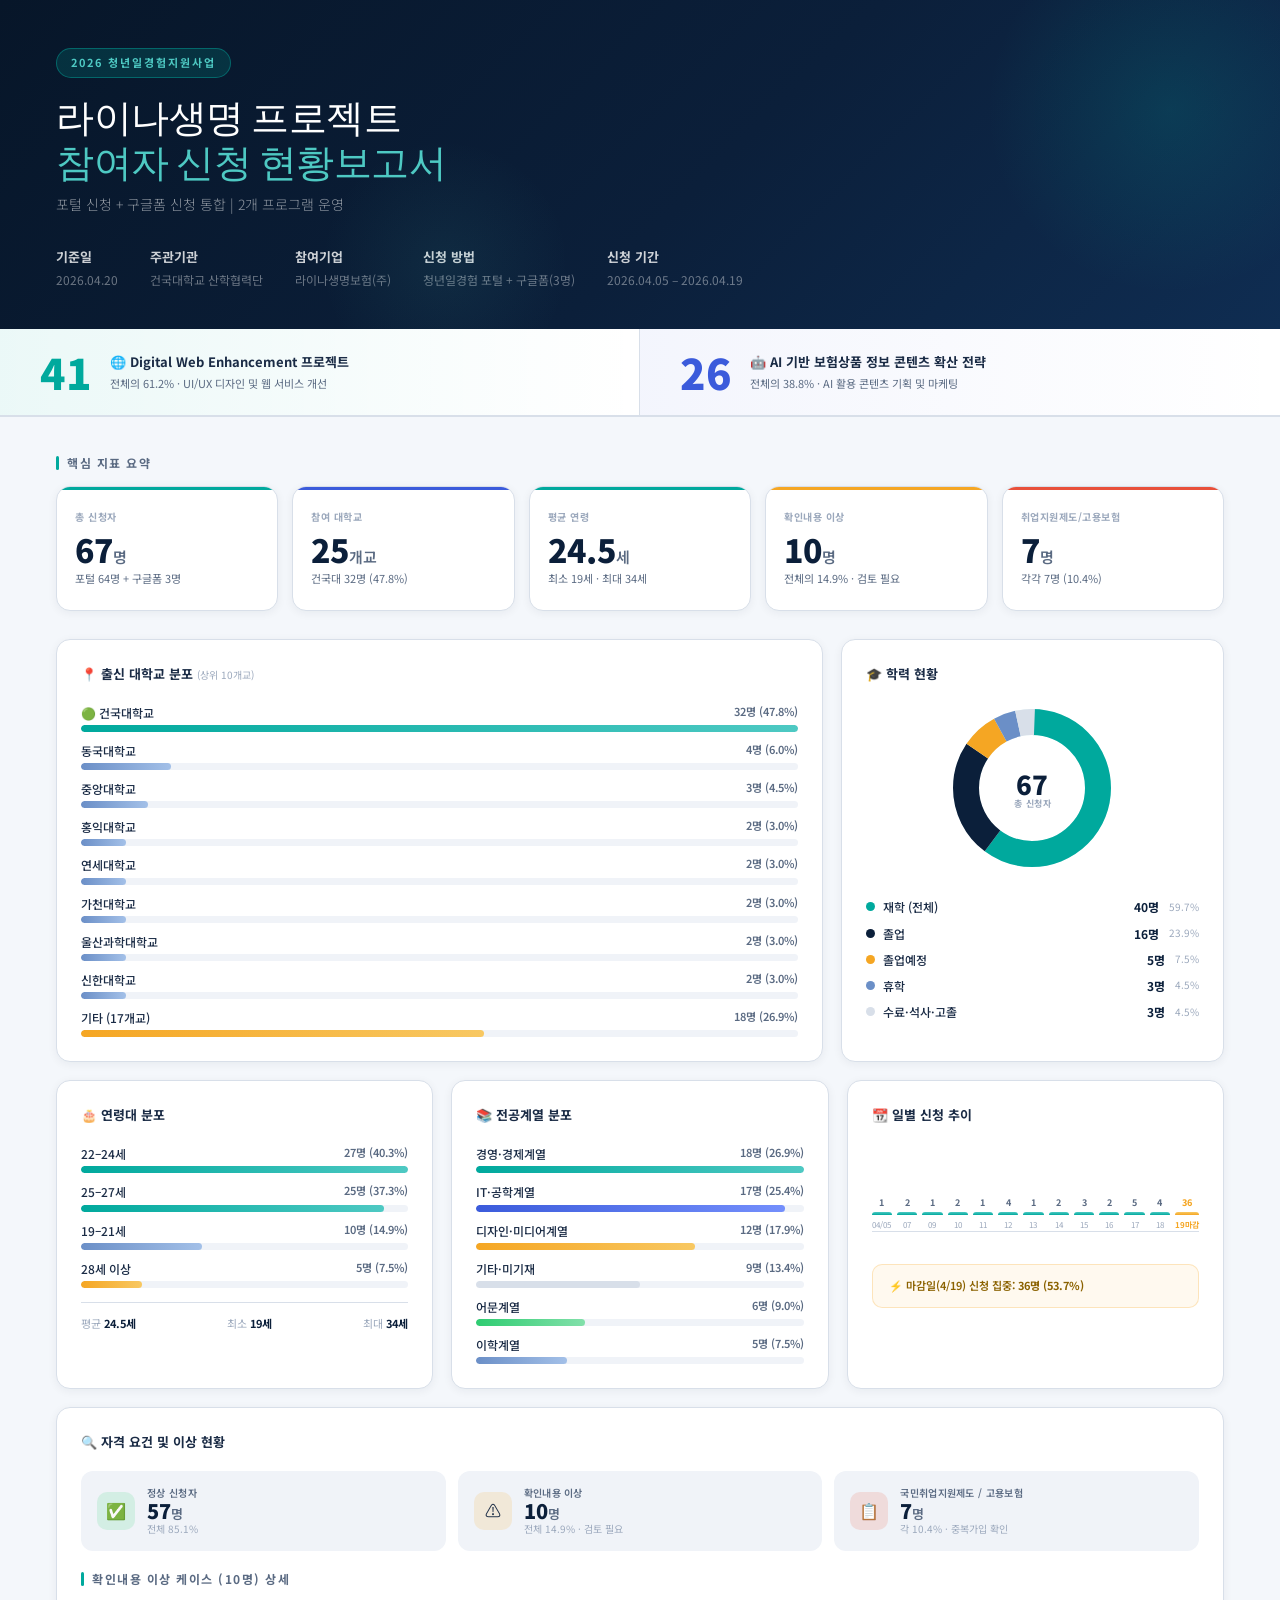
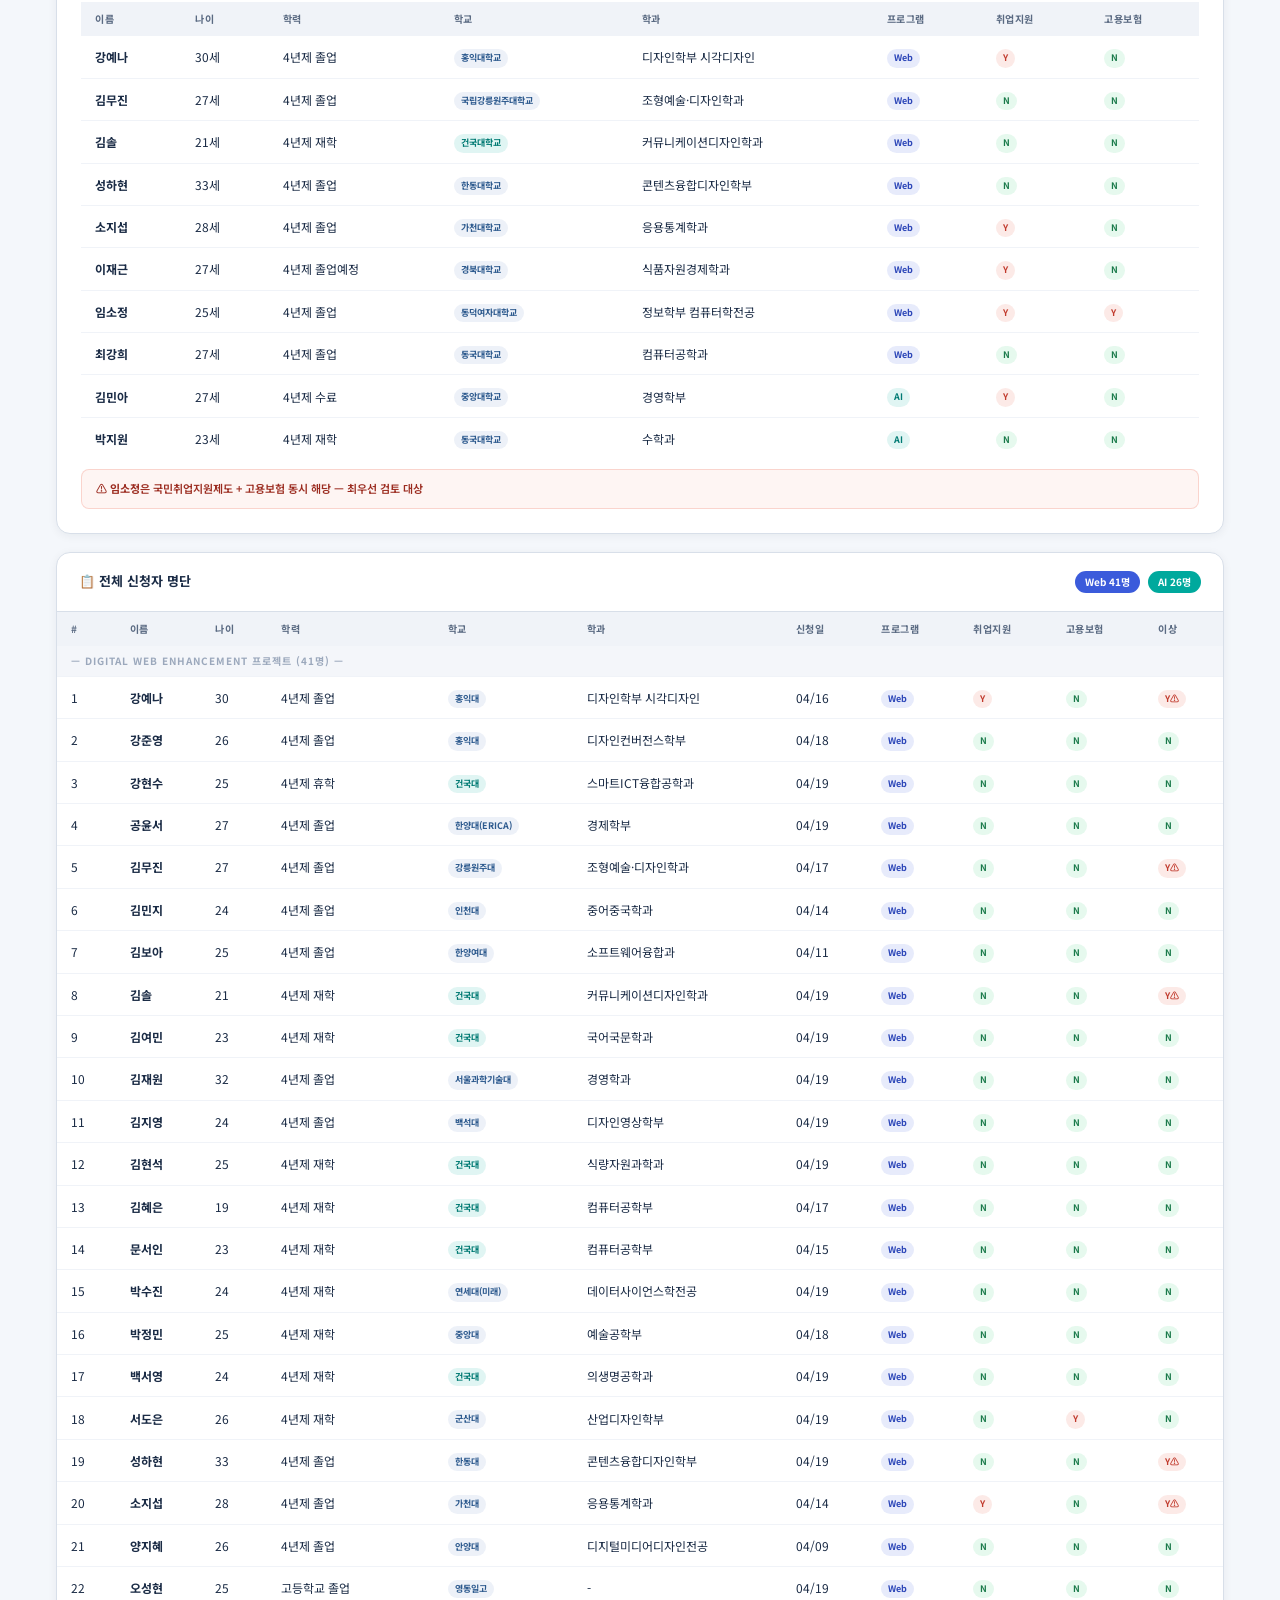
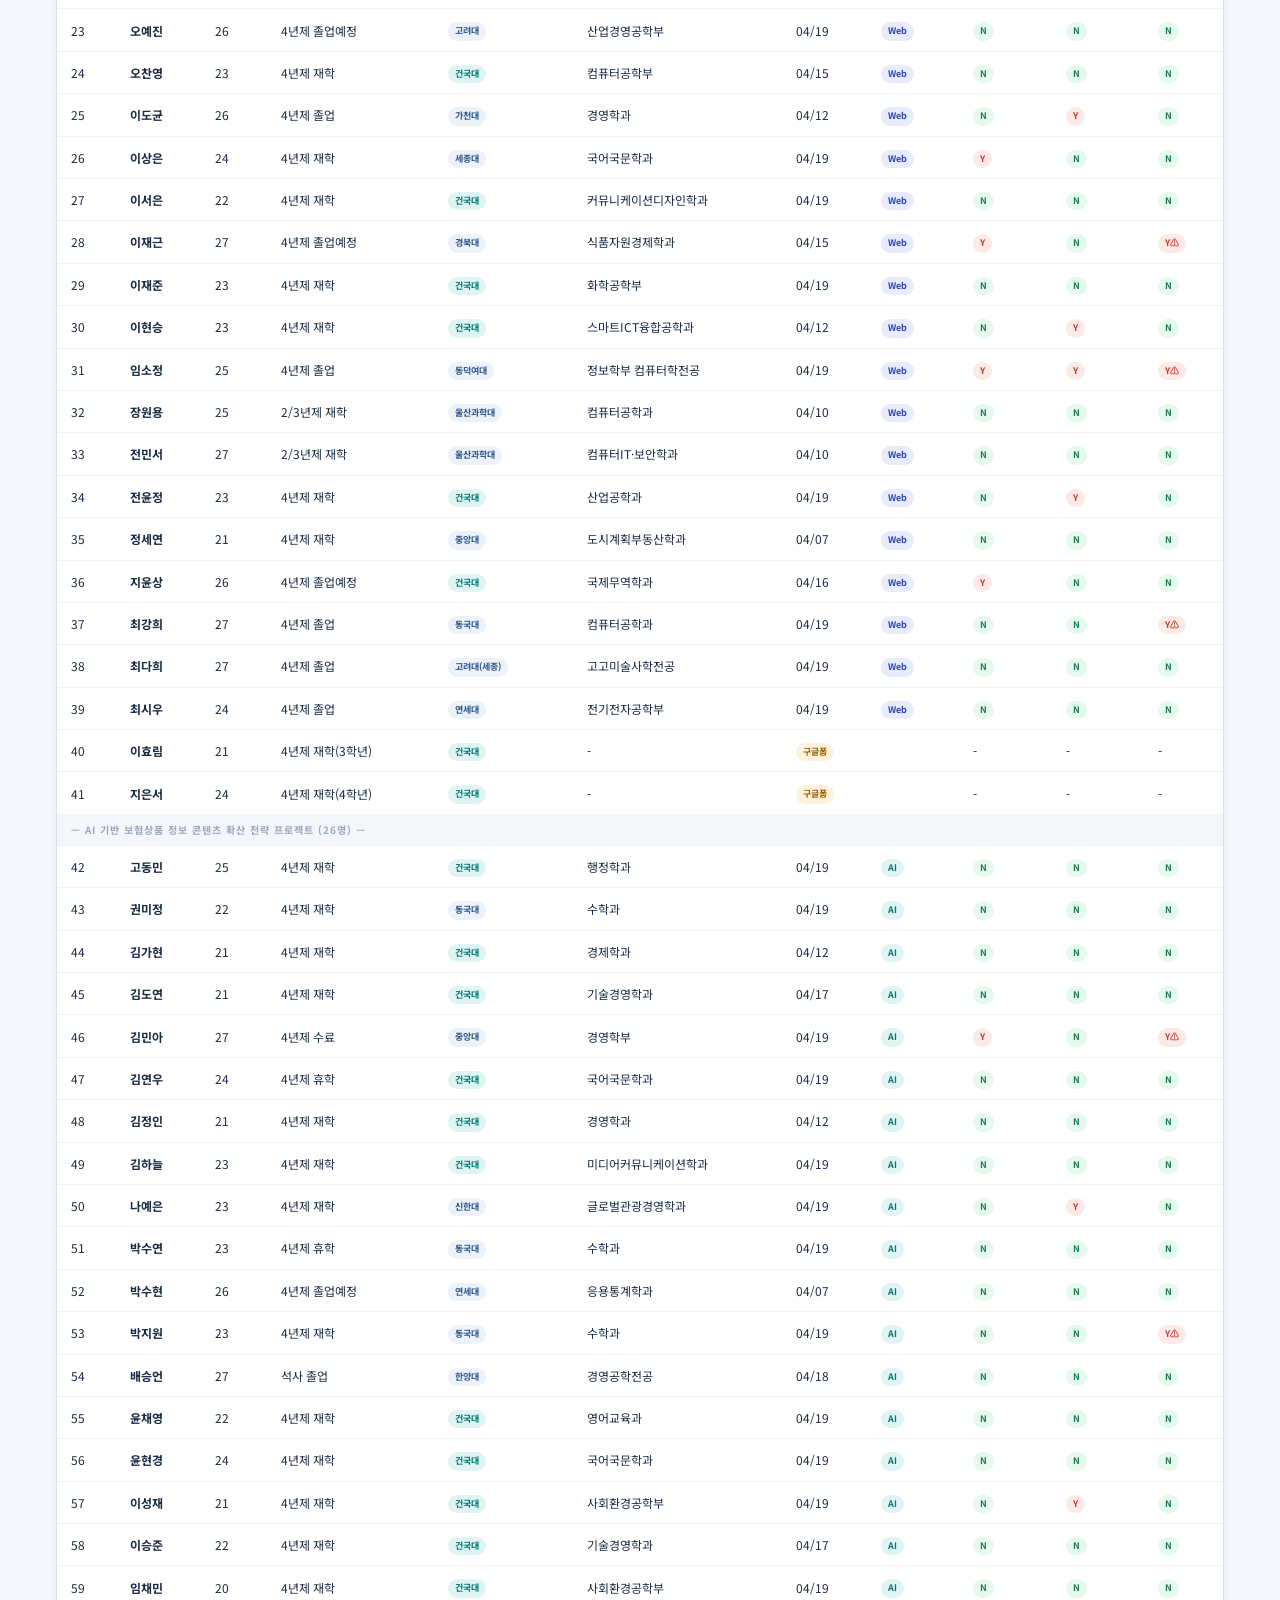
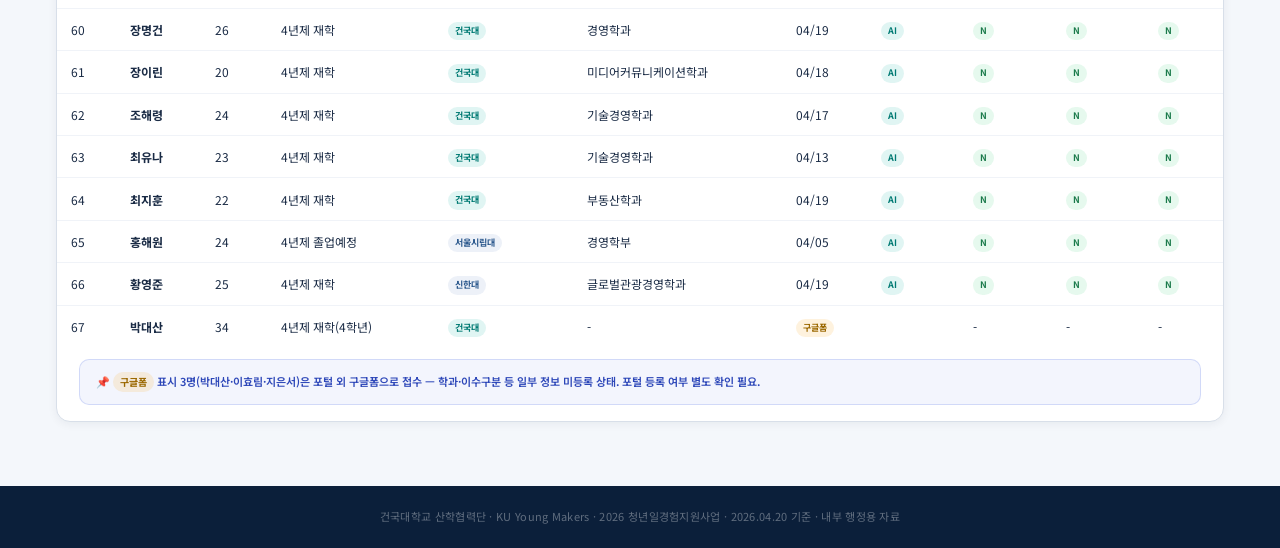
<file: 라이나생명_참여자현황보고서_v2.html>
<!DOCTYPE html>
<html lang="ko">
<head>
<meta charset="UTF-8">
<meta name="viewport" content="width=device-width, initial-scale=1.0">
<title>라이나생명 | 참여자 신청 현황보고서</title>
<link href="https://fonts.googleapis.com/css2?family=Noto+Sans+KR:wght@300;400;500;600;700;800&family=DM+Serif+Display:ital@0;1&display=swap" rel="stylesheet">
<style>
:root {
  --navy: #0B1F3A;
  --teal: #00A99D;
  --teal-light: #4EC9C3;
  --teal-dark: #007A73;
  --indigo: #3B5BDB;
  --amber: #F5A623;
  --red: #E8503A;
  --bg: #F4F7FB;
  --white: #FFFFFF;
  --gray-1: #F0F3F8;
  --gray-2: #D8DFE9;
  --gray-3: #9BA8BC;
  --text-main: #1A2B45;
  --text-sub: #5A6A82;
}
* { margin:0; padding:0; box-sizing:border-box; }
body { font-family:'Noto Sans KR',sans-serif; background:var(--bg); color:var(--text-main); line-height:1.6; }

/* ─── HEADER ─── */
.report-header {
  background: linear-gradient(135deg, #071629 0%, #0B1F3A 55%, #0f2d52 100%);
  color:white; padding:48px 56px 40px; position:relative; overflow:hidden;
}
.report-header::before {
  content:''; position:absolute; top:-80px; right:-80px;
  width:380px; height:380px;
  background:radial-gradient(circle, rgba(0,169,157,0.16) 0%, transparent 68%);
  border-radius:50%;
}
.report-header::after {
  content:''; position:absolute; bottom:-60px; left:25%;
  width:250px; height:250px;
  background:radial-gradient(circle, rgba(78,201,195,0.08) 0%, transparent 70%);
  border-radius:50%;
}
.header-badge {
  display:inline-block;
  background:rgba(0,169,157,0.18); border:1px solid rgba(0,169,157,0.45);
  color:var(--teal-light); font-size:11px; font-weight:700; letter-spacing:2px;
  text-transform:uppercase; padding:5px 14px; border-radius:100px; margin-bottom:18px;
}
.report-title {
  font-family:'DM Serif Display',serif; font-size:38px; font-weight:400;
  line-height:1.2; margin-bottom:6px; letter-spacing:-0.5px;
}
.report-title span { color:var(--teal-light); }
.report-subtitle { font-size:14px; color:rgba(255,255,255,0.55); font-weight:300; margin-bottom:32px; }
.header-meta { display:flex; gap:32px; flex-wrap:wrap; }
.meta-item { font-size:12px; color:rgba(255,255,255,0.40); }
.meta-item strong { color:rgba(255,255,255,0.80); font-size:13px; display:block; margin-bottom:2px; }

/* ─── PROG BANNER ─── */
.prog-banner {
  display:grid; grid-template-columns:1fr 1fr; gap:0;
  border-bottom:3px solid var(--gray-2);
}
.prog-card {
  padding:22px 40px; display:flex; align-items:center; gap:18px;
}
.prog-card:first-child {
  background:linear-gradient(90deg, rgba(0,169,157,0.08) 0%, transparent 100%);
  border-right:1px solid var(--gray-2);
}
.prog-card:last-child {
  background:linear-gradient(90deg, rgba(59,91,219,0.06) 0%, transparent 100%);
}
.prog-num {
  font-size:42px; font-weight:900; line-height:1;
}
.prog-num.teal { color:var(--teal); }
.prog-num.indigo { color:var(--indigo); }
.prog-info h4 { font-size:13px; font-weight:700; color:var(--text-main); }
.prog-info p { font-size:11px; color:var(--text-sub); margin-top:2px; }
.prog-bar-wrap { flex:1; }
.prog-bar-track { background:var(--gray-2); border-radius:100px; height:6px; overflow:hidden; }
.prog-bar-fill-teal { height:100%; border-radius:100px; background:var(--teal); }
.prog-bar-fill-indigo { height:100%; border-radius:100px; background:var(--indigo); }

/* ─── MAIN ─── */
.main-container { padding:36px 56px 64px; max-width:1300px; }

/* ─── KPI ─── */
.kpi-grid { display:grid; grid-template-columns:repeat(5,1fr); gap:14px; margin-bottom:28px; }
.kpi-card {
  background:white; border-radius:14px; padding:22px 18px;
  box-shadow:0 2px 10px rgba(11,31,58,0.06); border:1px solid var(--gray-2);
  position:relative; overflow:hidden;
  transition:transform 0.2s, box-shadow 0.2s;
}
.kpi-card:hover { transform:translateY(-2px); box-shadow:0 6px 20px rgba(11,31,58,0.10); }
.kpi-card::before { content:''; position:absolute; top:0; left:0; right:0; height:3px; background:var(--teal); }
.kpi-card.warn::before { background:var(--amber); }
.kpi-card.alert::before { background:var(--red); }
.kpi-card.indigo::before { background:var(--indigo); }
.kpi-label { font-size:10px; font-weight:700; letter-spacing:0.5px; color:var(--gray-3); text-transform:uppercase; margin-bottom:8px; }
.kpi-value { font-size:32px; font-weight:900; color:var(--navy); line-height:1; }
.kpi-value .unit { font-size:15px; font-weight:600; color:var(--text-sub); }
.kpi-sub { font-size:11px; color:var(--text-sub); margin-top:5px; }

/* ─── SECTION ─── */
.section-title {
  font-size:12px; font-weight:700; color:var(--text-sub); text-transform:uppercase;
  letter-spacing:1.5px; margin-bottom:14px;
  display:flex; align-items:center; gap:8px;
}
.section-title::before { content:''; width:3px; height:14px; background:var(--teal); border-radius:2px; }

/* ─── CHARTS ─── */
.charts-row { display:grid; grid-template-columns:2fr 1fr; gap:18px; margin-bottom:18px; }
.charts-row-3 { display:grid; grid-template-columns:1fr 1fr 1fr; gap:18px; margin-bottom:18px; }
.charts-row-2 { display:grid; grid-template-columns:1fr 1fr; gap:18px; margin-bottom:18px; }
.chart-card {
  background:white; border-radius:14px; padding:24px;
  box-shadow:0 2px 10px rgba(11,31,58,0.06); border:1px solid var(--gray-2);
}
.chart-card h3 { font-size:13px; font-weight:700; color:var(--text-main); margin-bottom:18px; }

/* ─── BARS ─── */
.bar-list { display:flex; flex-direction:column; gap:9px; }
.bar-label-row { display:flex; justify-content:space-between; margin-bottom:3px; }
.bar-label { font-size:12px; color:var(--text-main); font-weight:500; }
.bar-count { font-size:11px; color:var(--text-sub); font-weight:600; }
.bar-track { background:var(--gray-1); border-radius:100px; height:7px; overflow:hidden; }
.bar-fill { height:100%; border-radius:100px; background:linear-gradient(90deg,var(--teal),var(--teal-light)); }
.bar-fill.b-indigo { background:linear-gradient(90deg,#3B5BDB,#748FFC); }
.bar-fill.b-navy { background:linear-gradient(90deg,var(--navy),#2D5A8E); }
.bar-fill.b-amber { background:linear-gradient(90deg,#F5A623,#F8C862); }
.bar-fill.b-soft { background:linear-gradient(90deg,#6B8FC7,#A3C0E8); }
.bar-fill.b-green { background:linear-gradient(90deg,#2ECC71,#82E0AA); }
.bar-fill.b-gray { background:var(--gray-2); }

/* ─── DONUT ─── */
.donut-container { display:flex; flex-direction:column; align-items:center; gap:18px; }
.donut-svg-wrap { position:relative; }
.donut-label-center {
  position:absolute; top:50%; left:50%; transform:translate(-50%,-50%); text-align:center;
}
.donut-center-num { font-size:26px; font-weight:900; color:var(--navy); line-height:1; }
.donut-center-text { font-size:9px; color:var(--gray-3); font-weight:700; letter-spacing:0.5px; }
.legend-list { display:flex; flex-direction:column; gap:7px; width:100%; }
.legend-item { display:flex; align-items:center; gap:8px; font-size:12px; }
.legend-dot { width:9px; height:9px; border-radius:50%; flex-shrink:0; }
.legend-text { flex:1; color:var(--text-main); font-weight:500; }
.legend-val { font-weight:700; color:var(--navy); }
.legend-pct { color:var(--gray-3); font-size:10px; margin-left:2px; }

/* ─── TIMELINE ─── */
.timeline-bar-wrap {
  display:flex; align-items:flex-end; gap:5px;
  height:110px; padding-bottom:22px; position:relative;
}
.timeline-bar-wrap::after {
  content:''; position:absolute; bottom:22px; left:0; right:0;
  height:1px; background:var(--gray-2);
}
.t-bar-col { display:flex; flex-direction:column; align-items:center; flex:1; }
.t-bar { width:100%; border-radius:3px 3px 0 0; min-height:3px; }
.t-bar.c-teal { background:linear-gradient(180deg,var(--teal-light),var(--teal)); }
.t-bar.c-amber { background:linear-gradient(180deg,#F8C862,var(--amber)); }
.t-bar-label { font-size:8px; color:var(--gray-3); margin-top:4px; white-space:nowrap; }
.t-bar-num { font-size:9px; font-weight:700; color:var(--text-sub); margin-bottom:2px; }

/* ─── STATUS ─── */
.status-grid { display:grid; grid-template-columns:repeat(3,1fr); gap:12px; }
.status-item {
  background:var(--gray-1); border-radius:12px; padding:14px 16px;
  display:flex; align-items:center; gap:12px;
}
.status-icon { width:38px; height:38px; border-radius:10px; display:flex; align-items:center; justify-content:center; font-size:16px; flex-shrink:0; }
.status-icon.green { background:rgba(46,204,113,0.15); }
.status-icon.amber { background:rgba(245,166,35,0.15); }
.status-icon.red { background:rgba(232,80,58,0.15); }
.status-label { font-size:10px; color:var(--text-sub); font-weight:600; text-transform:uppercase; letter-spacing:0.3px; }
.status-val { font-size:20px; font-weight:900; color:var(--navy); line-height:1; }
.status-pct { font-size:10px; color:var(--gray-3); }

/* ─── TABLE ─── */
.table-wrap {
  background:white; border-radius:14px; border:1px solid var(--gray-2);
  overflow:hidden; box-shadow:0 2px 10px rgba(11,31,58,0.06); margin-top:18px;
}
.table-header {
  display:flex; justify-content:space-between; align-items:center;
  padding:18px 22px; border-bottom:1px solid var(--gray-2);
}
.table-header h3 { font-size:13px; font-weight:700; }
.badge-count { background:var(--teal); color:white; font-size:10px; font-weight:700; padding:3px 10px; border-radius:100px; }
.badge-count.indigo { background:var(--indigo); }
table { width:100%; border-collapse:collapse; }
thead tr { background:var(--gray-1); }
th { text-align:left; padding:9px 14px; font-size:10px; font-weight:700; color:var(--text-sub); text-transform:uppercase; letter-spacing:0.5px; }
td { padding:10px 14px; font-size:12px; border-bottom:1px solid var(--gray-1); color:var(--text-main); }
tr:last-child td { border-bottom:none; }
tbody tr:hover { background:var(--gray-1); }

/* ─── TAGS ─── */
.tag { display:inline-block; padding:2px 7px; border-radius:100px; font-size:9px; font-weight:700; }
.tag-y { background:rgba(232,80,58,0.12); color:#C0392B; }
.tag-n { background:rgba(46,204,113,0.12); color:#1A7A4A; }
.tag-ku { background:rgba(0,169,157,0.12); color:var(--teal-dark); }
.tag-other { background:rgba(107,143,199,0.12); color:#2D5A8E; }
.tag-web { background:rgba(59,91,219,0.12); color:#2C46B8; }
.tag-ai { background:rgba(0,169,157,0.12); color:var(--teal-dark); }
.tag-google { background:rgba(245,166,35,0.15); color:#9B6800; }

.divider-row td { background:rgba(240,243,248,0.7); font-size:10px; color:var(--gray-3); font-weight:700; text-transform:uppercase; letter-spacing:1px; padding:7px 14px; }

/* ─── NOTICE ─── */
.notice-box {
  background:rgba(245,166,35,0.07); border:1px solid rgba(245,166,35,0.25);
  border-radius:10px; padding:12px 16px; margin-top:10px;
}
.notice-box p { font-size:11px; color:#8B6200; font-weight:600; }

.info-box {
  background:rgba(59,91,219,0.06); border:1px solid rgba(59,91,219,0.18);
  border-radius:10px; padding:12px 16px; margin-top:8px;
}
.info-box p { font-size:11px; color:#2C46B8; font-weight:600; }

/* ─── FOOTER ─── */
.report-footer {
  background:var(--navy); color:rgba(255,255,255,0.35);
  text-align:center; padding:22px; font-size:11px; letter-spacing:0.3px;
}
</style>
</head>
<body>

<!-- HEADER -->
<div class="report-header">
  <div class="header-badge">2026 청년일경험지원사업</div>
  <h1 class="report-title">라이나생명 프로젝트<br><span>참여자 신청 현황보고서</span></h1>
  <p class="report-subtitle">포털 신청 + 구글폼 신청 통합 | 2개 프로그램 운영</p>
  <div class="header-meta">
    <div class="meta-item"><strong>기준일</strong>2026.04.20</div>
    <div class="meta-item"><strong>주관기관</strong>건국대학교 산학협력단</div>
    <div class="meta-item"><strong>참여기업</strong>라이나생명보험(주)</div>
    <div class="meta-item"><strong>신청 방법</strong>청년일경험 포털 + 구글폼(3명)</div>
    <div class="meta-item"><strong>신청 기간</strong>2026.04.05 – 2026.04.19</div>
  </div>
</div>

<!-- PROGRAM BANNER -->
<div class="prog-banner" style="background:white; border-bottom:2px solid var(--gray-2);">
  <div class="prog-card">
    <div class="prog-num teal">41</div>
    <div class="prog-info">
      <h4>🌐 Digital Web Enhancement 프로젝트</h4>
      <p>전체의 61.2% · UI/UX 디자인 및 웹 서비스 개선</p>
    </div>
  </div>
  <div class="prog-card">
    <div class="prog-num indigo">26</div>
    <div class="prog-info">
      <h4>🤖 AI 기반 보험상품 정보 콘텐츠 확산 전략</h4>
      <p>전체의 38.8% · AI 활용 콘텐츠 기획 및 마케팅</p>
    </div>
  </div>
</div>

<div class="main-container">

  <!-- KPI -->
  <div class="section-title">핵심 지표 요약</div>
  <div class="kpi-grid">
    <div class="kpi-card">
      <div class="kpi-label">총 신청자</div>
      <div class="kpi-value">67<span class="unit">명</span></div>
      <div class="kpi-sub">포털 64명 + 구글폼 3명</div>
    </div>
    <div class="kpi-card indigo">
      <div class="kpi-label">참여 대학교</div>
      <div class="kpi-value">25<span class="unit">개교</span></div>
      <div class="kpi-sub">건국대 32명 (47.8%)</div>
    </div>
    <div class="kpi-card">
      <div class="kpi-label">평균 연령</div>
      <div class="kpi-value">24.5<span class="unit">세</span></div>
      <div class="kpi-sub">최소 19세 · 최대 34세</div>
    </div>
    <div class="kpi-card warn">
      <div class="kpi-label">확인내용 이상</div>
      <div class="kpi-value">10<span class="unit">명</span></div>
      <div class="kpi-sub">전체의 14.9% · 검토 필요</div>
    </div>
    <div class="kpi-card alert">
      <div class="kpi-label">취업지원제도/고용보험</div>
      <div class="kpi-value">7<span class="unit">명</span></div>
      <div class="kpi-sub">각각 7명 (10.4%)</div>
    </div>
  </div>

  <!-- ROW 1: 학교 + 학력 -->
  <div class="charts-row">
    <div class="chart-card">
      <h3>📍 출신 대학교 분포 <span style="font-size:10px;color:var(--gray-3);font-weight:400;">(상위 10개교)</span></h3>
      <div class="bar-list">
        <div class="bar-item">
          <div class="bar-label-row"><span class="bar-label">🟢 건국대학교</span><span class="bar-count">32명 (47.8%)</span></div>
          <div class="bar-track"><div class="bar-fill" style="width:100%"></div></div>
        </div>
        <div class="bar-item">
          <div class="bar-label-row"><span class="bar-label">동국대학교</span><span class="bar-count">4명 (6.0%)</span></div>
          <div class="bar-track"><div class="bar-fill b-soft" style="width:12.5%"></div></div>
        </div>
        <div class="bar-item">
          <div class="bar-label-row"><span class="bar-label">중앙대학교</span><span class="bar-count">3명 (4.5%)</span></div>
          <div class="bar-track"><div class="bar-fill b-soft" style="width:9.4%"></div></div>
        </div>
        <div class="bar-item">
          <div class="bar-label-row"><span class="bar-label">홍익대학교</span><span class="bar-count">2명 (3.0%)</span></div>
          <div class="bar-track"><div class="bar-fill b-soft" style="width:6.3%"></div></div>
        </div>
        <div class="bar-item">
          <div class="bar-label-row"><span class="bar-label">연세대학교</span><span class="bar-count">2명 (3.0%)</span></div>
          <div class="bar-track"><div class="bar-fill b-soft" style="width:6.3%"></div></div>
        </div>
        <div class="bar-item">
          <div class="bar-label-row"><span class="bar-label">가천대학교</span><span class="bar-count">2명 (3.0%)</span></div>
          <div class="bar-track"><div class="bar-fill b-soft" style="width:6.3%"></div></div>
        </div>
        <div class="bar-item">
          <div class="bar-label-row"><span class="bar-label">울산과학대학교</span><span class="bar-count">2명 (3.0%)</span></div>
          <div class="bar-track"><div class="bar-fill b-soft" style="width:6.3%"></div></div>
        </div>
        <div class="bar-item">
          <div class="bar-label-row"><span class="bar-label">신한대학교</span><span class="bar-count">2명 (3.0%)</span></div>
          <div class="bar-track"><div class="bar-fill b-soft" style="width:6.3%"></div></div>
        </div>
        <div class="bar-item">
          <div class="bar-label-row"><span class="bar-label">기타 (17개교)</span><span class="bar-count">18명 (26.9%)</span></div>
          <div class="bar-track"><div class="bar-fill b-amber" style="width:56.3%"></div></div>
        </div>
      </div>
    </div>

    <div class="chart-card">
      <h3>🎓 학력 현황</h3>
      <div class="donut-container">
        <div class="donut-svg-wrap">
          <!-- 재학계(35+2+2+1=40) = 59.7% → 214.9° -->
          <!-- 졸업(16) = 23.9% → 86.0° -->
          <!-- 졸업예정(5) = 7.5% → 26.9° -->
          <!-- 휴학(3) = 4.5% → 16.2° -->
          <!-- 기타(3) = 4.5% -->
          <svg width="170" height="170" viewBox="0 0 170 170">
            <circle cx="85" cy="85" r="66" fill="none" stroke="#E8F8F7" stroke-width="26"/>
            <circle cx="85" cy="85" r="66" fill="none" stroke="#00A99D" stroke-width="26"
              stroke-dasharray="249.3 165.8" stroke-dashoffset="0" stroke-linecap="butt"
              transform="rotate(-90 85 85)"/>
            <circle cx="85" cy="85" r="66" fill="none" stroke="#0B1F3A" stroke-width="26"
              stroke-dasharray="100.3 315.8" stroke-dashoffset="-249.3" stroke-linecap="butt"
              transform="rotate(-90 85 85)"/>
            <circle cx="85" cy="85" r="66" fill="none" stroke="#F5A623" stroke-width="26"
              stroke-dasharray="31.4 384.7" stroke-dashoffset="-349.6" stroke-linecap="butt"
              transform="rotate(-90 85 85)"/>
            <circle cx="85" cy="85" r="66" fill="none" stroke="#6B8FC7" stroke-width="26"
              stroke-dasharray="18.8 397.3" stroke-dashoffset="-381.0" stroke-linecap="butt"
              transform="rotate(-90 85 85)"/>
            <circle cx="85" cy="85" r="66" fill="none" stroke="#D8DFE9" stroke-width="26"
              stroke-dasharray="18.8 397.3" stroke-dashoffset="-399.8" stroke-linecap="butt"
              transform="rotate(-90 85 85)"/>
          </svg>
          <div class="donut-label-center">
            <div class="donut-center-num">67</div>
            <div class="donut-center-text">총 신청자</div>
          </div>
        </div>
        <div class="legend-list">
          <div class="legend-item">
            <div class="legend-dot" style="background:#00A99D"></div>
            <span class="legend-text">재학 (전체)</span>
            <span class="legend-val">40명</span>
            <span class="legend-pct">59.7%</span>
          </div>
          <div class="legend-item">
            <div class="legend-dot" style="background:#0B1F3A"></div>
            <span class="legend-text">졸업</span>
            <span class="legend-val">16명</span>
            <span class="legend-pct">23.9%</span>
          </div>
          <div class="legend-item">
            <div class="legend-dot" style="background:#F5A623"></div>
            <span class="legend-text">졸업예정</span>
            <span class="legend-val">5명</span>
            <span class="legend-pct">7.5%</span>
          </div>
          <div class="legend-item">
            <div class="legend-dot" style="background:#6B8FC7"></div>
            <span class="legend-text">휴학</span>
            <span class="legend-val">3명</span>
            <span class="legend-pct">4.5%</span>
          </div>
          <div class="legend-item">
            <div class="legend-dot" style="background:#D8DFE9"></div>
            <span class="legend-text">수료·석사·고졸</span>
            <span class="legend-val">3명</span>
            <span class="legend-pct">4.5%</span>
          </div>
        </div>
      </div>
    </div>
  </div>

  <!-- ROW 2: 연령 + 전공 + 신청일 -->
  <div class="charts-row-3">
    <div class="chart-card">
      <h3>🎂 연령대 분포</h3>
      <div class="bar-list">
        <div class="bar-item">
          <div class="bar-label-row"><span class="bar-label">22–24세</span><span class="bar-count">27명 (40.3%)</span></div>
          <div class="bar-track"><div class="bar-fill" style="width:100%"></div></div>
        </div>
        <div class="bar-item">
          <div class="bar-label-row"><span class="bar-label">25–27세</span><span class="bar-count">25명 (37.3%)</span></div>
          <div class="bar-track"><div class="bar-fill" style="width:92.6%"></div></div>
        </div>
        <div class="bar-item">
          <div class="bar-label-row"><span class="bar-label">19–21세</span><span class="bar-count">10명 (14.9%)</span></div>
          <div class="bar-track"><div class="bar-fill b-soft" style="width:37.0%"></div></div>
        </div>
        <div class="bar-item">
          <div class="bar-label-row"><span class="bar-label">28세 이상</span><span class="bar-count">5명 (7.5%)</span></div>
          <div class="bar-track"><div class="bar-fill b-amber" style="width:18.5%"></div></div>
        </div>
      </div>
      <div style="margin-top:14px;padding-top:12px;border-top:1px solid var(--gray-2);">
        <div style="display:flex;justify-content:space-between;font-size:11px;">
          <div><span style="color:var(--gray-3)">평균</span> <strong style="color:var(--navy)">24.5세</strong></div>
          <div><span style="color:var(--gray-3)">최소</span> <strong style="color:var(--navy)">19세</strong></div>
          <div><span style="color:var(--gray-3)">최대</span> <strong style="color:var(--navy)">34세</strong></div>
        </div>
      </div>
    </div>

    <div class="chart-card">
      <h3>📚 전공계열 분포</h3>
      <div class="bar-list">
        <div class="bar-item">
          <div class="bar-label-row"><span class="bar-label">경영·경제계열</span><span class="bar-count">18명 (26.9%)</span></div>
          <div class="bar-track"><div class="bar-fill" style="width:100%"></div></div>
        </div>
        <div class="bar-item">
          <div class="bar-label-row"><span class="bar-label">IT·공학계열</span><span class="bar-count">17명 (25.4%)</span></div>
          <div class="bar-track"><div class="bar-fill b-indigo" style="width:94.4%"></div></div>
        </div>
        <div class="bar-item">
          <div class="bar-label-row"><span class="bar-label">디자인·미디어계열</span><span class="bar-count">12명 (17.9%)</span></div>
          <div class="bar-track"><div class="bar-fill b-amber" style="width:66.7%"></div></div>
        </div>
        <div class="bar-item">
          <div class="bar-label-row"><span class="bar-label">기타·미기재</span><span class="bar-count">9명 (13.4%)</span></div>
          <div class="bar-track"><div class="bar-fill b-gray" style="width:50.0%"></div></div>
        </div>
        <div class="bar-item">
          <div class="bar-label-row"><span class="bar-label">어문계열</span><span class="bar-count">6명 (9.0%)</span></div>
          <div class="bar-track"><div class="bar-fill b-green" style="width:33.3%"></div></div>
        </div>
        <div class="bar-item">
          <div class="bar-label-row"><span class="bar-label">이학계열</span><span class="bar-count">5명 (7.5%)</span></div>
          <div class="bar-track"><div class="bar-fill b-soft" style="width:27.8%"></div></div>
        </div>
      </div>
    </div>

    <div class="chart-card">
      <h3>📆 일별 신청 추이</h3>
      <div class="timeline-bar-wrap">
        <!-- max=36 -->
        <div class="t-bar-col"><div class="t-bar-num">1</div><div class="t-bar c-teal" style="height:2.8%"></div><div class="t-bar-label">04/05</div></div>
        <div class="t-bar-col"><div class="t-bar-num">2</div><div class="t-bar c-teal" style="height:5.6%"></div><div class="t-bar-label">07</div></div>
        <div class="t-bar-col"><div class="t-bar-num">1</div><div class="t-bar c-teal" style="height:2.8%"></div><div class="t-bar-label">09</div></div>
        <div class="t-bar-col"><div class="t-bar-num">2</div><div class="t-bar c-teal" style="height:5.6%"></div><div class="t-bar-label">10</div></div>
        <div class="t-bar-col"><div class="t-bar-num">1</div><div class="t-bar c-teal" style="height:2.8%"></div><div class="t-bar-label">11</div></div>
        <div class="t-bar-col"><div class="t-bar-num">4</div><div class="t-bar c-teal" style="height:11.1%"></div><div class="t-bar-label">12</div></div>
        <div class="t-bar-col"><div class="t-bar-num">1</div><div class="t-bar c-teal" style="height:2.8%"></div><div class="t-bar-label">13</div></div>
        <div class="t-bar-col"><div class="t-bar-num">2</div><div class="t-bar c-teal" style="height:5.6%"></div><div class="t-bar-label">14</div></div>
        <div class="t-bar-col"><div class="t-bar-num">3</div><div class="t-bar c-teal" style="height:8.3%"></div><div class="t-bar-label">15</div></div>
        <div class="t-bar-col"><div class="t-bar-num">2</div><div class="t-bar c-teal" style="height:5.6%"></div><div class="t-bar-label">16</div></div>
        <div class="t-bar-col"><div class="t-bar-num">5</div><div class="t-bar c-teal" style="height:13.9%"></div><div class="t-bar-label">17</div></div>
        <div class="t-bar-col"><div class="t-bar-num">4</div><div class="t-bar c-teal" style="height:11.1%"></div><div class="t-bar-label">18</div></div>
        <div class="t-bar-col">
          <div class="t-bar-num" style="color:var(--amber);font-weight:800">36</div>
          <div class="t-bar c-amber" style="height:100%"></div>
          <div class="t-bar-label" style="color:var(--amber);font-weight:700">19마감</div>
        </div>
      </div>
      <div class="notice-box">
        <p>⚡ 마감일(4/19) 신청 집중: <strong>36명 (53.7%)</strong></p>
      </div>
    </div>
  </div>

  <!-- STATUS -->
  <div class="chart-card" style="margin-bottom:18px;">
    <h3>🔍 자격 요건 및 이상 현황</h3>
    <div style="margin-top:14px;" class="status-grid">
      <div class="status-item">
        <div class="status-icon green">✅</div>
        <div>
          <div class="status-label">정상 신청자</div>
          <div class="status-val">57<span style="font-size:13px;font-weight:600;color:var(--text-sub)">명</span></div>
          <div class="status-pct">전체 85.1%</div>
        </div>
      </div>
      <div class="status-item">
        <div class="status-icon amber">⚠️</div>
        <div>
          <div class="status-label">확인내용 이상</div>
          <div class="status-val">10<span style="font-size:13px;font-weight:600;color:var(--text-sub)">명</span></div>
          <div class="status-pct">전체 14.9% · 검토 필요</div>
        </div>
      </div>
      <div class="status-item">
        <div class="status-icon red">📋</div>
        <div>
          <div class="status-label">국민취업지원제도 / 고용보험</div>
          <div class="status-val">7<span style="font-size:13px;font-weight:600;color:var(--text-sub)">명</span></div>
          <div class="status-pct">각 10.4% · 중복가입 확인</div>
        </div>
      </div>
    </div>

    <!-- 이상 케이스 -->
    <div style="margin-top:18px;">
      <div class="section-title">확인내용 이상 케이스 (10명) 상세</div>
      <table>
        <thead>
          <tr><th>이름</th><th>나이</th><th>학력</th><th>학교</th><th>학과</th><th>프로그램</th><th>취업지원</th><th>고용보험</th></tr>
        </thead>
        <tbody>
          <tr><td><strong>강예나</strong></td><td>30세</td><td>4년제 졸업</td><td><span class="tag tag-other">홍익대학교</span></td><td>디자인학부 시각디자인</td><td><span class="tag tag-web">Web</span></td><td><span class="tag tag-y">Y</span></td><td><span class="tag tag-n">N</span></td></tr>
          <tr><td><strong>김무진</strong></td><td>27세</td><td>4년제 졸업</td><td><span class="tag tag-other">국립강릉원주대학교</span></td><td>조형예술·디자인학과</td><td><span class="tag tag-web">Web</span></td><td><span class="tag tag-n">N</span></td><td><span class="tag tag-n">N</span></td></tr>
          <tr><td><strong>김솔</strong></td><td>21세</td><td>4년제 재학</td><td><span class="tag tag-ku">건국대학교</span></td><td>커뮤니케이션디자인학과</td><td><span class="tag tag-web">Web</span></td><td><span class="tag tag-n">N</span></td><td><span class="tag tag-n">N</span></td></tr>
          <tr><td><strong>성하현</strong></td><td>33세</td><td>4년제 졸업</td><td><span class="tag tag-other">한동대학교</span></td><td>콘텐츠융합디자인학부</td><td><span class="tag tag-web">Web</span></td><td><span class="tag tag-n">N</span></td><td><span class="tag tag-n">N</span></td></tr>
          <tr><td><strong>소지섭</strong></td><td>28세</td><td>4년제 졸업</td><td><span class="tag tag-other">가천대학교</span></td><td>응용통계학과</td><td><span class="tag tag-web">Web</span></td><td><span class="tag tag-y">Y</span></td><td><span class="tag tag-n">N</span></td></tr>
          <tr><td><strong>이재근</strong></td><td>27세</td><td>4년제 졸업예정</td><td><span class="tag tag-other">경북대학교</span></td><td>식품자원경제학과</td><td><span class="tag tag-web">Web</span></td><td><span class="tag tag-y">Y</span></td><td><span class="tag tag-n">N</span></td></tr>
          <tr><td><strong>임소정</strong></td><td>25세</td><td>4년제 졸업</td><td><span class="tag tag-other">동덕여자대학교</span></td><td>정보학부 컴퓨터학전공</td><td><span class="tag tag-web">Web</span></td><td><span class="tag tag-y">Y</span></td><td><span class="tag tag-y">Y</span></td></tr>
          <tr><td><strong>최강희</strong></td><td>27세</td><td>4년제 졸업</td><td><span class="tag tag-other">동국대학교</span></td><td>컴퓨터공학과</td><td><span class="tag tag-web">Web</span></td><td><span class="tag tag-n">N</span></td><td><span class="tag tag-n">N</span></td></tr>
          <tr><td><strong>김민아</strong></td><td>27세</td><td>4년제 수료</td><td><span class="tag tag-other">중앙대학교</span></td><td>경영학부</td><td><span class="tag tag-ai">AI</span></td><td><span class="tag tag-y">Y</span></td><td><span class="tag tag-n">N</span></td></tr>
          <tr><td><strong>박지원</strong></td><td>23세</td><td>4년제 재학</td><td><span class="tag tag-other">동국대학교</span></td><td>수학과</td><td><span class="tag tag-ai">AI</span></td><td><span class="tag tag-n">N</span></td><td><span class="tag tag-n">N</span></td></tr>
        </tbody>
      </table>
      <div style="background:rgba(232,80,58,0.06);border:1px solid rgba(232,80,58,0.20);border-radius:8px;padding:10px 14px;margin-top:10px;">
        <p style="font-size:11px;color:#9B2B1F;font-weight:600;">⚠ <strong>임소정</strong>은 국민취업지원제도 + 고용보험 동시 해당 — 최우선 검토 대상</p>
      </div>
    </div>
  </div>

  <!-- FULL LIST -->
  <div class="table-wrap">
    <div class="table-header">
      <h3>📋 전체 신청자 명단</h3>
      <div style="display:flex;gap:8px;">
        <span class="badge-count indigo">Web 41명</span>
        <span class="badge-count">AI 26명</span>
      </div>
    </div>
    <div style="overflow-x:auto;">
      <table>
        <thead>
          <tr><th>#</th><th>이름</th><th>나이</th><th>학력</th><th>학교</th><th>학과</th><th>신청일</th><th>프로그램</th><th>취업지원</th><th>고용보험</th><th>이상</th></tr>
        </thead>
        <tbody>
          <tr class="divider-row"><td colspan="11">— Digital Web Enhancement 프로젝트 (41명) —</td></tr>
          <tr><td>1</td><td><strong>강예나</strong></td><td>30</td><td>4년제 졸업</td><td><span class="tag tag-other">홍익대</span></td><td>디자인학부 시각디자인</td><td>04/16</td><td><span class="tag tag-web">Web</span></td><td><span class="tag tag-y">Y</span></td><td><span class="tag tag-n">N</span></td><td><span class="tag tag-y">Y⚠</span></td></tr>
          <tr><td>2</td><td><strong>강준영</strong></td><td>26</td><td>4년제 졸업</td><td><span class="tag tag-other">홍익대</span></td><td>디자인컨버전스학부</td><td>04/18</td><td><span class="tag tag-web">Web</span></td><td><span class="tag tag-n">N</span></td><td><span class="tag tag-n">N</span></td><td><span class="tag tag-n">N</span></td></tr>
          <tr><td>3</td><td><strong>강현수</strong></td><td>25</td><td>4년제 휴학</td><td><span class="tag tag-ku">건국대</span></td><td>스마트ICT융합공학과</td><td>04/19</td><td><span class="tag tag-web">Web</span></td><td><span class="tag tag-n">N</span></td><td><span class="tag tag-n">N</span></td><td><span class="tag tag-n">N</span></td></tr>
          <tr><td>4</td><td><strong>공윤서</strong></td><td>27</td><td>4년제 졸업</td><td><span class="tag tag-other">한양대(ERICA)</span></td><td>경제학부</td><td>04/19</td><td><span class="tag tag-web">Web</span></td><td><span class="tag tag-n">N</span></td><td><span class="tag tag-n">N</span></td><td><span class="tag tag-n">N</span></td></tr>
          <tr><td>5</td><td><strong>김무진</strong></td><td>27</td><td>4년제 졸업</td><td><span class="tag tag-other">강릉원주대</span></td><td>조형예술·디자인학과</td><td>04/17</td><td><span class="tag tag-web">Web</span></td><td><span class="tag tag-n">N</span></td><td><span class="tag tag-n">N</span></td><td><span class="tag tag-y">Y⚠</span></td></tr>
          <tr><td>6</td><td><strong>김민지</strong></td><td>24</td><td>4년제 졸업</td><td><span class="tag tag-other">인천대</span></td><td>중어중국학과</td><td>04/14</td><td><span class="tag tag-web">Web</span></td><td><span class="tag tag-n">N</span></td><td><span class="tag tag-n">N</span></td><td><span class="tag tag-n">N</span></td></tr>
          <tr><td>7</td><td><strong>김보아</strong></td><td>25</td><td>4년제 졸업</td><td><span class="tag tag-other">한양여대</span></td><td>소프트웨어융합과</td><td>04/11</td><td><span class="tag tag-web">Web</span></td><td><span class="tag tag-n">N</span></td><td><span class="tag tag-n">N</span></td><td><span class="tag tag-n">N</span></td></tr>
          <tr><td>8</td><td><strong>김솔</strong></td><td>21</td><td>4년제 재학</td><td><span class="tag tag-ku">건국대</span></td><td>커뮤니케이션디자인학과</td><td>04/19</td><td><span class="tag tag-web">Web</span></td><td><span class="tag tag-n">N</span></td><td><span class="tag tag-n">N</span></td><td><span class="tag tag-y">Y⚠</span></td></tr>
          <tr><td>9</td><td><strong>김여민</strong></td><td>23</td><td>4년제 재학</td><td><span class="tag tag-ku">건국대</span></td><td>국어국문학과</td><td>04/19</td><td><span class="tag tag-web">Web</span></td><td><span class="tag tag-n">N</span></td><td><span class="tag tag-n">N</span></td><td><span class="tag tag-n">N</span></td></tr>
          <tr><td>10</td><td><strong>김재원</strong></td><td>32</td><td>4년제 졸업</td><td><span class="tag tag-other">서울과학기술대</span></td><td>경영학과</td><td>04/19</td><td><span class="tag tag-web">Web</span></td><td><span class="tag tag-n">N</span></td><td><span class="tag tag-n">N</span></td><td><span class="tag tag-n">N</span></td></tr>
          <tr><td>11</td><td><strong>김지영</strong></td><td>24</td><td>4년제 졸업</td><td><span class="tag tag-other">백석대</span></td><td>디자인영상학부</td><td>04/19</td><td><span class="tag tag-web">Web</span></td><td><span class="tag tag-n">N</span></td><td><span class="tag tag-n">N</span></td><td><span class="tag tag-n">N</span></td></tr>
          <tr><td>12</td><td><strong>김현석</strong></td><td>25</td><td>4년제 재학</td><td><span class="tag tag-ku">건국대</span></td><td>식량자원과학과</td><td>04/19</td><td><span class="tag tag-web">Web</span></td><td><span class="tag tag-n">N</span></td><td><span class="tag tag-n">N</span></td><td><span class="tag tag-n">N</span></td></tr>
          <tr><td>13</td><td><strong>김혜은</strong></td><td>19</td><td>4년제 재학</td><td><span class="tag tag-ku">건국대</span></td><td>컴퓨터공학부</td><td>04/17</td><td><span class="tag tag-web">Web</span></td><td><span class="tag tag-n">N</span></td><td><span class="tag tag-n">N</span></td><td><span class="tag tag-n">N</span></td></tr>
          <tr><td>14</td><td><strong>문서인</strong></td><td>23</td><td>4년제 재학</td><td><span class="tag tag-ku">건국대</span></td><td>컴퓨터공학부</td><td>04/15</td><td><span class="tag tag-web">Web</span></td><td><span class="tag tag-n">N</span></td><td><span class="tag tag-n">N</span></td><td><span class="tag tag-n">N</span></td></tr>
          <tr><td>15</td><td><strong>박수진</strong></td><td>24</td><td>4년제 재학</td><td><span class="tag tag-other">연세대(미래)</span></td><td>데이터사이언스학전공</td><td>04/19</td><td><span class="tag tag-web">Web</span></td><td><span class="tag tag-n">N</span></td><td><span class="tag tag-n">N</span></td><td><span class="tag tag-n">N</span></td></tr>
          <tr><td>16</td><td><strong>박정민</strong></td><td>25</td><td>4년제 재학</td><td><span class="tag tag-other">중앙대</span></td><td>예술공학부</td><td>04/18</td><td><span class="tag tag-web">Web</span></td><td><span class="tag tag-n">N</span></td><td><span class="tag tag-n">N</span></td><td><span class="tag tag-n">N</span></td></tr>
          <tr><td>17</td><td><strong>백서영</strong></td><td>24</td><td>4년제 재학</td><td><span class="tag tag-ku">건국대</span></td><td>의생명공학과</td><td>04/19</td><td><span class="tag tag-web">Web</span></td><td><span class="tag tag-n">N</span></td><td><span class="tag tag-n">N</span></td><td><span class="tag tag-n">N</span></td></tr>
          <tr><td>18</td><td><strong>서도은</strong></td><td>26</td><td>4년제 재학</td><td><span class="tag tag-other">군산대</span></td><td>산업디자인학부</td><td>04/19</td><td><span class="tag tag-web">Web</span></td><td><span class="tag tag-n">N</span></td><td><span class="tag tag-y">Y</span></td><td><span class="tag tag-n">N</span></td></tr>
          <tr><td>19</td><td><strong>성하현</strong></td><td>33</td><td>4년제 졸업</td><td><span class="tag tag-other">한동대</span></td><td>콘텐츠융합디자인학부</td><td>04/19</td><td><span class="tag tag-web">Web</span></td><td><span class="tag tag-n">N</span></td><td><span class="tag tag-n">N</span></td><td><span class="tag tag-y">Y⚠</span></td></tr>
          <tr><td>20</td><td><strong>소지섭</strong></td><td>28</td><td>4년제 졸업</td><td><span class="tag tag-other">가천대</span></td><td>응용통계학과</td><td>04/14</td><td><span class="tag tag-web">Web</span></td><td><span class="tag tag-y">Y</span></td><td><span class="tag tag-n">N</span></td><td><span class="tag tag-y">Y⚠</span></td></tr>
          <tr><td>21</td><td><strong>양지혜</strong></td><td>26</td><td>4년제 졸업</td><td><span class="tag tag-other">안양대</span></td><td>디지털미디어디자인전공</td><td>04/09</td><td><span class="tag tag-web">Web</span></td><td><span class="tag tag-n">N</span></td><td><span class="tag tag-n">N</span></td><td><span class="tag tag-n">N</span></td></tr>
          <tr><td>22</td><td><strong>오성현</strong></td><td>25</td><td>고등학교 졸업</td><td><span class="tag tag-other">영동일고</span></td><td>-</td><td>04/19</td><td><span class="tag tag-web">Web</span></td><td><span class="tag tag-n">N</span></td><td><span class="tag tag-n">N</span></td><td><span class="tag tag-n">N</span></td></tr>
          <tr><td>23</td><td><strong>오예진</strong></td><td>26</td><td>4년제 졸업예정</td><td><span class="tag tag-other">고려대</span></td><td>산업경영공학부</td><td>04/19</td><td><span class="tag tag-web">Web</span></td><td><span class="tag tag-n">N</span></td><td><span class="tag tag-n">N</span></td><td><span class="tag tag-n">N</span></td></tr>
          <tr><td>24</td><td><strong>오찬영</strong></td><td>23</td><td>4년제 재학</td><td><span class="tag tag-ku">건국대</span></td><td>컴퓨터공학부</td><td>04/15</td><td><span class="tag tag-web">Web</span></td><td><span class="tag tag-n">N</span></td><td><span class="tag tag-n">N</span></td><td><span class="tag tag-n">N</span></td></tr>
          <tr><td>25</td><td><strong>이도균</strong></td><td>26</td><td>4년제 졸업</td><td><span class="tag tag-other">가천대</span></td><td>경영학과</td><td>04/12</td><td><span class="tag tag-web">Web</span></td><td><span class="tag tag-n">N</span></td><td><span class="tag tag-y">Y</span></td><td><span class="tag tag-n">N</span></td></tr>
          <tr><td>26</td><td><strong>이상은</strong></td><td>24</td><td>4년제 재학</td><td><span class="tag tag-other">세종대</span></td><td>국어국문학과</td><td>04/19</td><td><span class="tag tag-web">Web</span></td><td><span class="tag tag-y">Y</span></td><td><span class="tag tag-n">N</span></td><td><span class="tag tag-n">N</span></td></tr>
          <tr><td>27</td><td><strong>이서은</strong></td><td>22</td><td>4년제 재학</td><td><span class="tag tag-ku">건국대</span></td><td>커뮤니케이션디자인학과</td><td>04/19</td><td><span class="tag tag-web">Web</span></td><td><span class="tag tag-n">N</span></td><td><span class="tag tag-n">N</span></td><td><span class="tag tag-n">N</span></td></tr>
          <tr><td>28</td><td><strong>이재근</strong></td><td>27</td><td>4년제 졸업예정</td><td><span class="tag tag-other">경북대</span></td><td>식품자원경제학과</td><td>04/15</td><td><span class="tag tag-web">Web</span></td><td><span class="tag tag-y">Y</span></td><td><span class="tag tag-n">N</span></td><td><span class="tag tag-y">Y⚠</span></td></tr>
          <tr><td>29</td><td><strong>이재준</strong></td><td>23</td><td>4년제 재학</td><td><span class="tag tag-ku">건국대</span></td><td>화학공학부</td><td>04/19</td><td><span class="tag tag-web">Web</span></td><td><span class="tag tag-n">N</span></td><td><span class="tag tag-n">N</span></td><td><span class="tag tag-n">N</span></td></tr>
          <tr><td>30</td><td><strong>이현승</strong></td><td>23</td><td>4년제 재학</td><td><span class="tag tag-ku">건국대</span></td><td>스마트ICT융합공학과</td><td>04/12</td><td><span class="tag tag-web">Web</span></td><td><span class="tag tag-n">N</span></td><td><span class="tag tag-y">Y</span></td><td><span class="tag tag-n">N</span></td></tr>
          <tr><td>31</td><td><strong>임소정</strong></td><td>25</td><td>4년제 졸업</td><td><span class="tag tag-other">동덕여대</span></td><td>정보학부 컴퓨터학전공</td><td>04/19</td><td><span class="tag tag-web">Web</span></td><td><span class="tag tag-y">Y</span></td><td><span class="tag tag-y">Y</span></td><td><span class="tag tag-y">Y⚠</span></td></tr>
          <tr><td>32</td><td><strong>장원용</strong></td><td>25</td><td>2/3년제 재학</td><td><span class="tag tag-other">울산과학대</span></td><td>컴퓨터공학과</td><td>04/10</td><td><span class="tag tag-web">Web</span></td><td><span class="tag tag-n">N</span></td><td><span class="tag tag-n">N</span></td><td><span class="tag tag-n">N</span></td></tr>
          <tr><td>33</td><td><strong>전민서</strong></td><td>27</td><td>2/3년제 재학</td><td><span class="tag tag-other">울산과학대</span></td><td>컴퓨터IT·보안학과</td><td>04/10</td><td><span class="tag tag-web">Web</span></td><td><span class="tag tag-n">N</span></td><td><span class="tag tag-n">N</span></td><td><span class="tag tag-n">N</span></td></tr>
          <tr><td>34</td><td><strong>전윤정</strong></td><td>23</td><td>4년제 재학</td><td><span class="tag tag-ku">건국대</span></td><td>산업공학과</td><td>04/19</td><td><span class="tag tag-web">Web</span></td><td><span class="tag tag-n">N</span></td><td><span class="tag tag-y">Y</span></td><td><span class="tag tag-n">N</span></td></tr>
          <tr><td>35</td><td><strong>정세연</strong></td><td>21</td><td>4년제 재학</td><td><span class="tag tag-other">중앙대</span></td><td>도시계획부동산학과</td><td>04/07</td><td><span class="tag tag-web">Web</span></td><td><span class="tag tag-n">N</span></td><td><span class="tag tag-n">N</span></td><td><span class="tag tag-n">N</span></td></tr>
          <tr><td>36</td><td><strong>지윤상</strong></td><td>26</td><td>4년제 졸업예정</td><td><span class="tag tag-ku">건국대</span></td><td>국제무역학과</td><td>04/16</td><td><span class="tag tag-web">Web</span></td><td><span class="tag tag-y">Y</span></td><td><span class="tag tag-n">N</span></td><td><span class="tag tag-n">N</span></td></tr>
          <tr><td>37</td><td><strong>최강희</strong></td><td>27</td><td>4년제 졸업</td><td><span class="tag tag-other">동국대</span></td><td>컴퓨터공학과</td><td>04/19</td><td><span class="tag tag-web">Web</span></td><td><span class="tag tag-n">N</span></td><td><span class="tag tag-n">N</span></td><td><span class="tag tag-y">Y⚠</span></td></tr>
          <tr><td>38</td><td><strong>최다희</strong></td><td>27</td><td>4년제 졸업</td><td><span class="tag tag-other">고려대(세종)</span></td><td>고고미술사학전공</td><td>04/19</td><td><span class="tag tag-web">Web</span></td><td><span class="tag tag-n">N</span></td><td><span class="tag tag-n">N</span></td><td><span class="tag tag-n">N</span></td></tr>
          <tr><td>39</td><td><strong>최시우</strong></td><td>24</td><td>4년제 졸업</td><td><span class="tag tag-other">연세대</span></td><td>전기전자공학부</td><td>04/19</td><td><span class="tag tag-web">Web</span></td><td><span class="tag tag-n">N</span></td><td><span class="tag tag-n">N</span></td><td><span class="tag tag-n">N</span></td></tr>
          <tr><td>40</td><td><strong>이효림</strong></td><td>21</td><td>4년제 재학(3학년)</td><td><span class="tag tag-ku">건국대</span></td><td>-</td><td colspan="2" style="color:var(--gray-3)"><span class="tag tag-google">구글폼</span></td><td>-</td><td>-</td><td>-</td></tr>
          <tr><td>41</td><td><strong>지은서</strong></td><td>24</td><td>4년제 재학(4학년)</td><td><span class="tag tag-ku">건국대</span></td><td>-</td><td colspan="2" style="color:var(--gray-3)"><span class="tag tag-google">구글폼</span></td><td>-</td><td>-</td><td>-</td></tr>

          <tr class="divider-row"><td colspan="11">— AI 기반 보험상품 정보 콘텐츠 확산 전략 프로젝트 (26명) —</td></tr>
          <tr><td>42</td><td><strong>고동민</strong></td><td>25</td><td>4년제 재학</td><td><span class="tag tag-ku">건국대</span></td><td>행정학과</td><td>04/19</td><td><span class="tag tag-ai">AI</span></td><td><span class="tag tag-n">N</span></td><td><span class="tag tag-n">N</span></td><td><span class="tag tag-n">N</span></td></tr>
          <tr><td>43</td><td><strong>권미정</strong></td><td>22</td><td>4년제 재학</td><td><span class="tag tag-other">동국대</span></td><td>수학과</td><td>04/19</td><td><span class="tag tag-ai">AI</span></td><td><span class="tag tag-n">N</span></td><td><span class="tag tag-n">N</span></td><td><span class="tag tag-n">N</span></td></tr>
          <tr><td>44</td><td><strong>김가현</strong></td><td>21</td><td>4년제 재학</td><td><span class="tag tag-ku">건국대</span></td><td>경제학과</td><td>04/12</td><td><span class="tag tag-ai">AI</span></td><td><span class="tag tag-n">N</span></td><td><span class="tag tag-n">N</span></td><td><span class="tag tag-n">N</span></td></tr>
          <tr><td>45</td><td><strong>김도연</strong></td><td>21</td><td>4년제 재학</td><td><span class="tag tag-ku">건국대</span></td><td>기술경영학과</td><td>04/17</td><td><span class="tag tag-ai">AI</span></td><td><span class="tag tag-n">N</span></td><td><span class="tag tag-n">N</span></td><td><span class="tag tag-n">N</span></td></tr>
          <tr><td>46</td><td><strong>김민아</strong></td><td>27</td><td>4년제 수료</td><td><span class="tag tag-other">중앙대</span></td><td>경영학부</td><td>04/19</td><td><span class="tag tag-ai">AI</span></td><td><span class="tag tag-y">Y</span></td><td><span class="tag tag-n">N</span></td><td><span class="tag tag-y">Y⚠</span></td></tr>
          <tr><td>47</td><td><strong>김연우</strong></td><td>24</td><td>4년제 휴학</td><td><span class="tag tag-ku">건국대</span></td><td>국어국문학과</td><td>04/19</td><td><span class="tag tag-ai">AI</span></td><td><span class="tag tag-n">N</span></td><td><span class="tag tag-n">N</span></td><td><span class="tag tag-n">N</span></td></tr>
          <tr><td>48</td><td><strong>김정인</strong></td><td>21</td><td>4년제 재학</td><td><span class="tag tag-ku">건국대</span></td><td>경영학과</td><td>04/12</td><td><span class="tag tag-ai">AI</span></td><td><span class="tag tag-n">N</span></td><td><span class="tag tag-n">N</span></td><td><span class="tag tag-n">N</span></td></tr>
          <tr><td>49</td><td><strong>김하늘</strong></td><td>23</td><td>4년제 재학</td><td><span class="tag tag-ku">건국대</span></td><td>미디어커뮤니케이션학과</td><td>04/19</td><td><span class="tag tag-ai">AI</span></td><td><span class="tag tag-n">N</span></td><td><span class="tag tag-n">N</span></td><td><span class="tag tag-n">N</span></td></tr>
          <tr><td>50</td><td><strong>나예은</strong></td><td>23</td><td>4년제 재학</td><td><span class="tag tag-other">신한대</span></td><td>글로벌관광경영학과</td><td>04/19</td><td><span class="tag tag-ai">AI</span></td><td><span class="tag tag-n">N</span></td><td><span class="tag tag-y">Y</span></td><td><span class="tag tag-n">N</span></td></tr>
          <tr><td>51</td><td><strong>박수연</strong></td><td>23</td><td>4년제 휴학</td><td><span class="tag tag-other">동국대</span></td><td>수학과</td><td>04/19</td><td><span class="tag tag-ai">AI</span></td><td><span class="tag tag-n">N</span></td><td><span class="tag tag-n">N</span></td><td><span class="tag tag-n">N</span></td></tr>
          <tr><td>52</td><td><strong>박수현</strong></td><td>26</td><td>4년제 졸업예정</td><td><span class="tag tag-other">연세대</span></td><td>응용통계학과</td><td>04/07</td><td><span class="tag tag-ai">AI</span></td><td><span class="tag tag-n">N</span></td><td><span class="tag tag-n">N</span></td><td><span class="tag tag-n">N</span></td></tr>
          <tr><td>53</td><td><strong>박지원</strong></td><td>23</td><td>4년제 재학</td><td><span class="tag tag-other">동국대</span></td><td>수학과</td><td>04/19</td><td><span class="tag tag-ai">AI</span></td><td><span class="tag tag-n">N</span></td><td><span class="tag tag-n">N</span></td><td><span class="tag tag-y">Y⚠</span></td></tr>
          <tr><td>54</td><td><strong>배승언</strong></td><td>27</td><td>석사 졸업</td><td><span class="tag tag-other">한양대</span></td><td>경영공학전공</td><td>04/18</td><td><span class="tag tag-ai">AI</span></td><td><span class="tag tag-n">N</span></td><td><span class="tag tag-n">N</span></td><td><span class="tag tag-n">N</span></td></tr>
          <tr><td>55</td><td><strong>윤채영</strong></td><td>22</td><td>4년제 재학</td><td><span class="tag tag-ku">건국대</span></td><td>영어교육과</td><td>04/19</td><td><span class="tag tag-ai">AI</span></td><td><span class="tag tag-n">N</span></td><td><span class="tag tag-n">N</span></td><td><span class="tag tag-n">N</span></td></tr>
          <tr><td>56</td><td><strong>윤현경</strong></td><td>24</td><td>4년제 재학</td><td><span class="tag tag-ku">건국대</span></td><td>국어국문학과</td><td>04/19</td><td><span class="tag tag-ai">AI</span></td><td><span class="tag tag-n">N</span></td><td><span class="tag tag-n">N</span></td><td><span class="tag tag-n">N</span></td></tr>
          <tr><td>57</td><td><strong>이성재</strong></td><td>21</td><td>4년제 재학</td><td><span class="tag tag-ku">건국대</span></td><td>사회환경공학부</td><td>04/19</td><td><span class="tag tag-ai">AI</span></td><td><span class="tag tag-n">N</span></td><td><span class="tag tag-y">Y</span></td><td><span class="tag tag-n">N</span></td></tr>
          <tr><td>58</td><td><strong>이승준</strong></td><td>22</td><td>4년제 재학</td><td><span class="tag tag-ku">건국대</span></td><td>기술경영학과</td><td>04/17</td><td><span class="tag tag-ai">AI</span></td><td><span class="tag tag-n">N</span></td><td><span class="tag tag-n">N</span></td><td><span class="tag tag-n">N</span></td></tr>
          <tr><td>59</td><td><strong>임채민</strong></td><td>20</td><td>4년제 재학</td><td><span class="tag tag-ku">건국대</span></td><td>사회환경공학부</td><td>04/19</td><td><span class="tag tag-ai">AI</span></td><td><span class="tag tag-n">N</span></td><td><span class="tag tag-n">N</span></td><td><span class="tag tag-n">N</span></td></tr>
          <tr><td>60</td><td><strong>장명건</strong></td><td>26</td><td>4년제 재학</td><td><span class="tag tag-ku">건국대</span></td><td>경영학과</td><td>04/19</td><td><span class="tag tag-ai">AI</span></td><td><span class="tag tag-n">N</span></td><td><span class="tag tag-n">N</span></td><td><span class="tag tag-n">N</span></td></tr>
          <tr><td>61</td><td><strong>장이린</strong></td><td>20</td><td>4년제 재학</td><td><span class="tag tag-ku">건국대</span></td><td>미디어커뮤니케이션학과</td><td>04/18</td><td><span class="tag tag-ai">AI</span></td><td><span class="tag tag-n">N</span></td><td><span class="tag tag-n">N</span></td><td><span class="tag tag-n">N</span></td></tr>
          <tr><td>62</td><td><strong>조해령</strong></td><td>24</td><td>4년제 재학</td><td><span class="tag tag-ku">건국대</span></td><td>기술경영학과</td><td>04/17</td><td><span class="tag tag-ai">AI</span></td><td><span class="tag tag-n">N</span></td><td><span class="tag tag-n">N</span></td><td><span class="tag tag-n">N</span></td></tr>
          <tr><td>63</td><td><strong>최유나</strong></td><td>23</td><td>4년제 재학</td><td><span class="tag tag-ku">건국대</span></td><td>기술경영학과</td><td>04/13</td><td><span class="tag tag-ai">AI</span></td><td><span class="tag tag-n">N</span></td><td><span class="tag tag-n">N</span></td><td><span class="tag tag-n">N</span></td></tr>
          <tr><td>64</td><td><strong>최지훈</strong></td><td>22</td><td>4년제 재학</td><td><span class="tag tag-ku">건국대</span></td><td>부동산학과</td><td>04/19</td><td><span class="tag tag-ai">AI</span></td><td><span class="tag tag-n">N</span></td><td><span class="tag tag-n">N</span></td><td><span class="tag tag-n">N</span></td></tr>
          <tr><td>65</td><td><strong>홍해원</strong></td><td>24</td><td>4년제 졸업예정</td><td><span class="tag tag-other">서울시립대</span></td><td>경영학부</td><td>04/05</td><td><span class="tag tag-ai">AI</span></td><td><span class="tag tag-n">N</span></td><td><span class="tag tag-n">N</span></td><td><span class="tag tag-n">N</span></td></tr>
          <tr><td>66</td><td><strong>황영준</strong></td><td>25</td><td>4년제 재학</td><td><span class="tag tag-other">신한대</span></td><td>글로벌관광경영학과</td><td>04/19</td><td><span class="tag tag-ai">AI</span></td><td><span class="tag tag-n">N</span></td><td><span class="tag tag-n">N</span></td><td><span class="tag tag-n">N</span></td></tr>
          <tr><td>67</td><td><strong>박대산</strong></td><td>34</td><td>4년제 재학(4학년)</td><td><span class="tag tag-ku">건국대</span></td><td>-</td><td colspan="2"><span class="tag tag-google">구글폼</span></td><td>-</td><td>-</td><td>-</td></tr>
        </tbody>
      </table>
    </div>
    <div class="info-box" style="margin:12px 22px 16px;">
      <p>📌 <span class="tag tag-google" style="font-size:10px">구글폼</span> 표시 3명(박대산·이효림·지은서)은 포털 외 구글폼으로 접수 — 학과·이수구분 등 일부 정보 미등록 상태. 포털 등록 여부 별도 확인 필요.</p>
    </div>
  </div>

</div><!-- /.main-container -->

<div class="report-footer">
  건국대학교 산학협력단 · KU Young Makers · 2026 청년일경험지원사업 · 2026.04.20 기준 · 내부 행정용 자료
</div>

</body>
</html>
</file>
